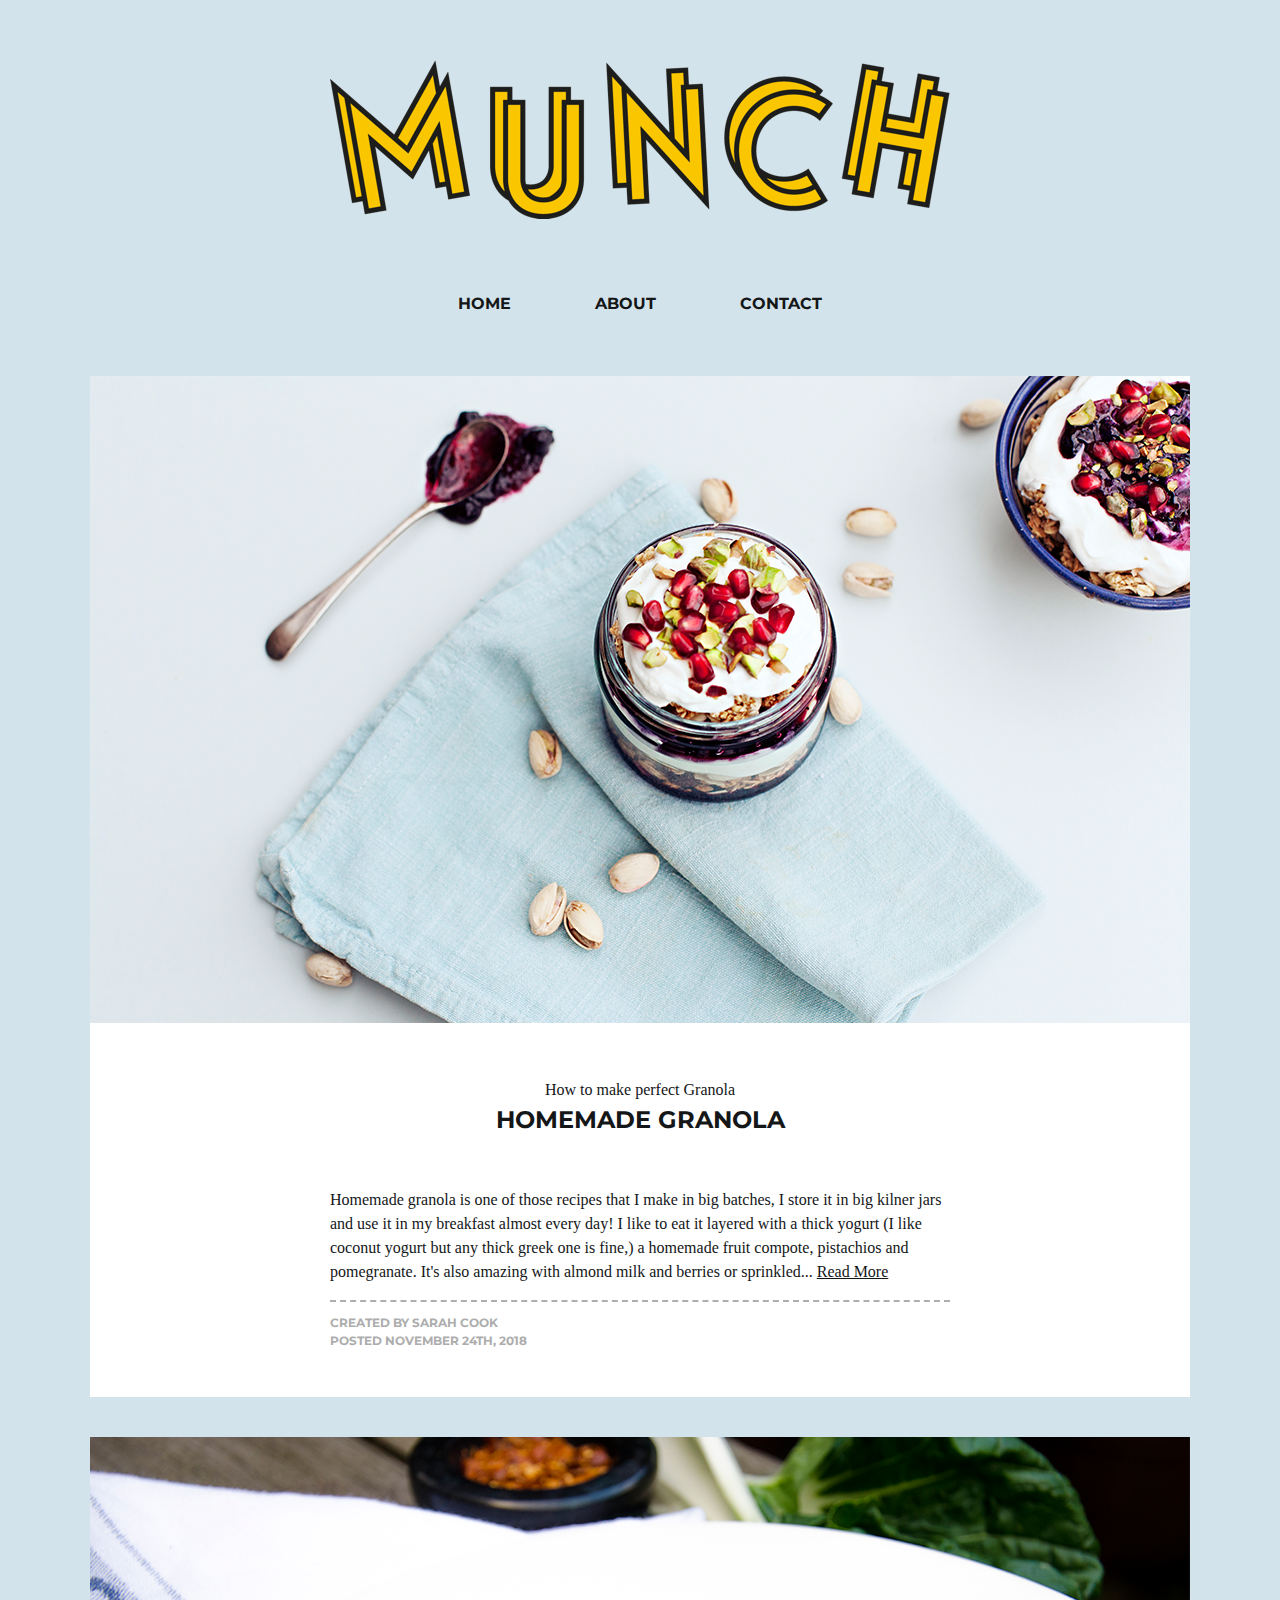
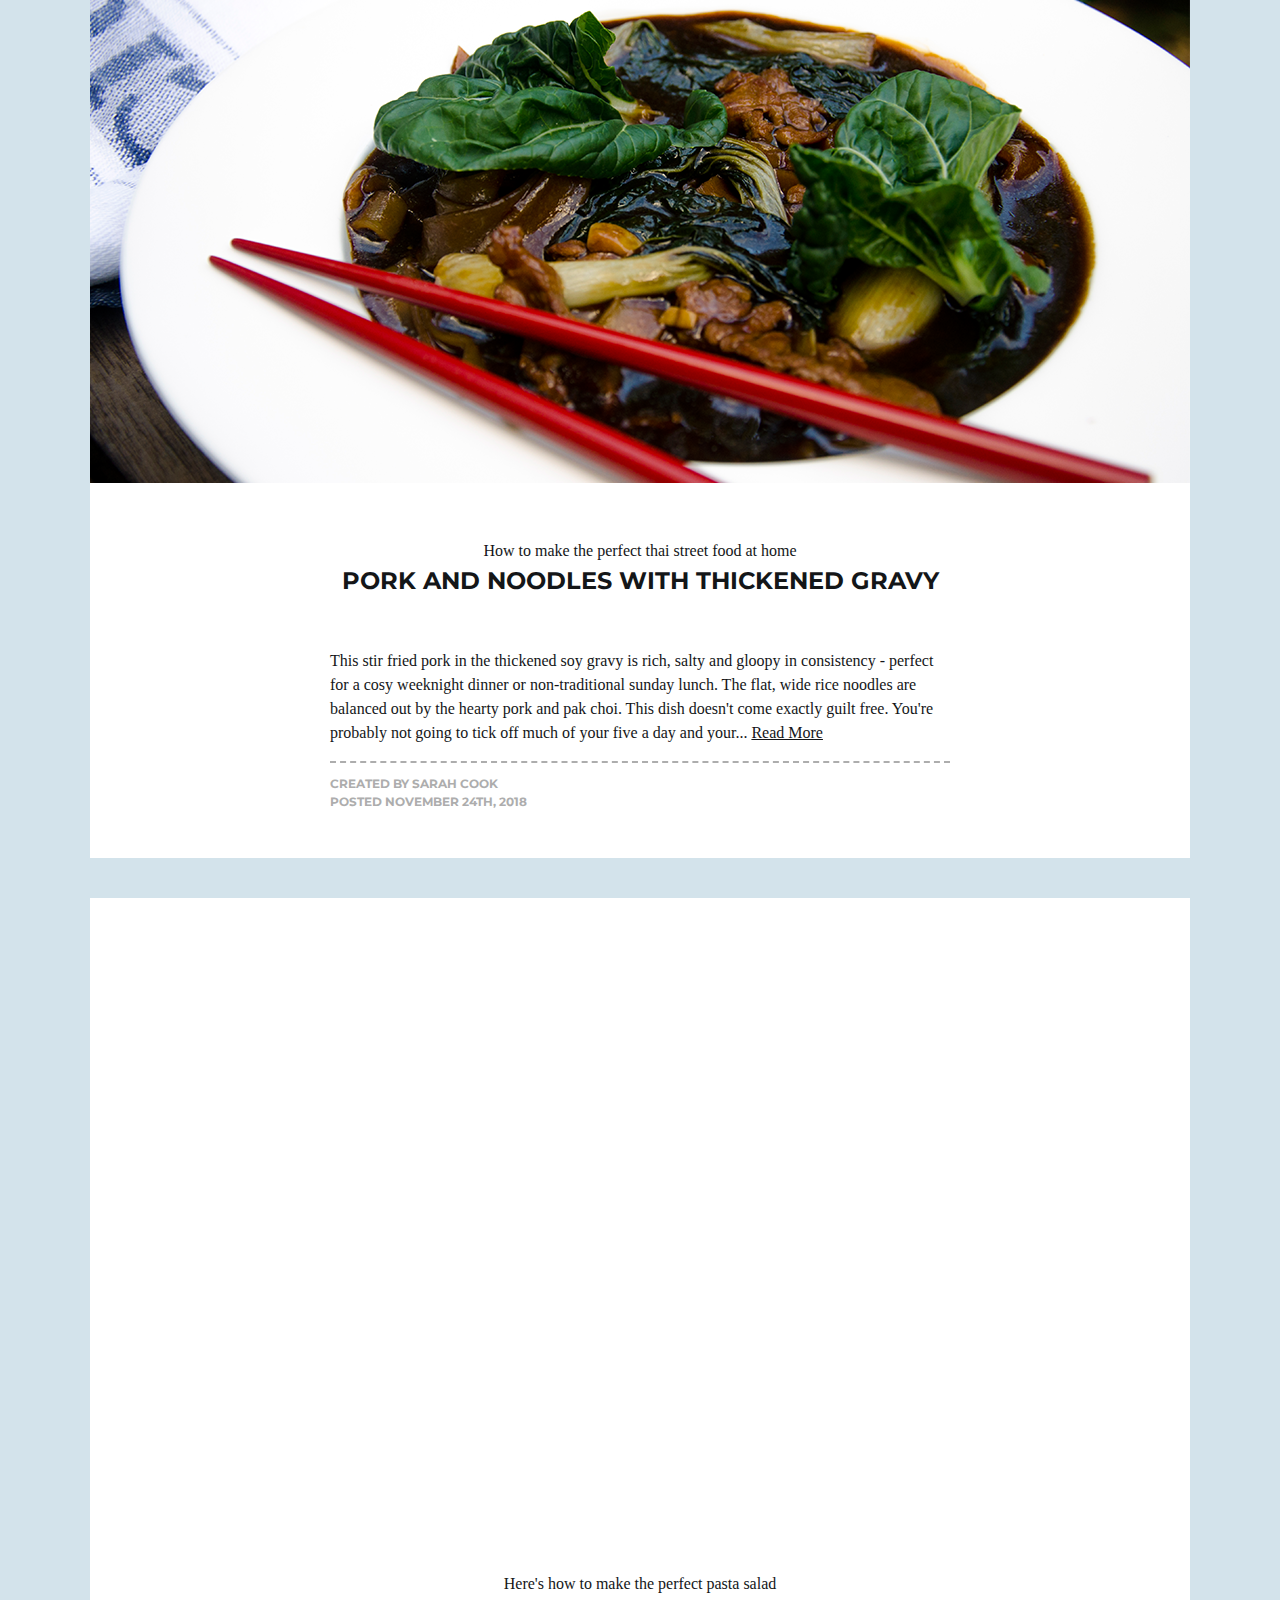
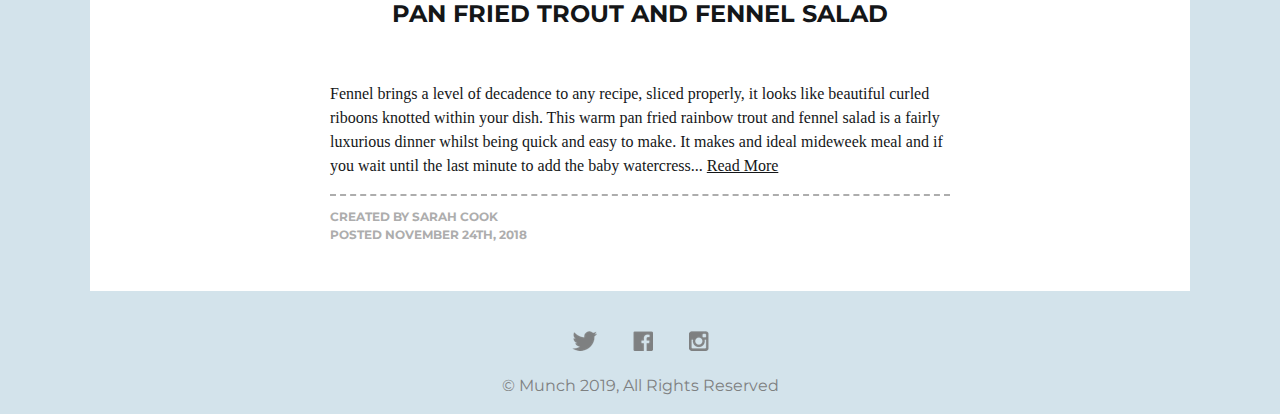
<file: index.html>
<!doctype html>
<html>
<!-- CTRL and / for code comments -->
<!-- Head tag contains page setup information -->

<head>
  <!-- Title tag sets the name in Tabs and in searches on Google -->
  <title>Munch</title>
  <!-- The meta description tag is for Google searches -->
  <meta name="description" content="A food blog with rustic recipes from around the world." />
  <!-- The meta viewpoint tag sets the width of the page to match the device it is being viewed from -->
  <meta name="viewport" content="width=device-width" />
  <meta charset="utf-8" />
  <!-- Stylesheets -->
  <link rel="stylesheet" href="css/style.css" />
</head>
<!-- The body tag contains the page contents -->

<body>
  <header>
    <h1><img src="images/logo.png" alt="Munch Blog Logo" /></h1>
    <nav>
      <a href="index.html">Home</a>
      <a href="about.html">About</a>
      <a href="contact.html">Contact</a>
    </nav>
  </header>

  <section>
    <img src="images/granola.png" alt="homemade granola" />
    <div class="post-content">
      <h2>How to make perfect Granola</h2>
      <h3>HOMEMADE GRANOLA</h3>
      <p>
        Homemade granola is one of those recipes that I make in big batches, I store it in big kilner jars and use it in my breakfast almost every day! I like to eat it layered with a thick yogurt (I like coconut yogurt but any thick greek one is
        fine,) a homemade fruit compote, pistachios and pomegranate. It's also amazing with almond milk and berries or sprinkled... <a href="#">Read More</a>
      </p>

      <div class="post-details">
        <p>
          Created by Sarah Cook<br>Posted November 24th, 2018
        </p>
      </div>
    </div>
  </section>

  <section>
    <img src="images/pork.png" alt="pork noodles" />
    <div class="post-content">
      <h2>How to make the perfect thai street food at home</h2>
      <h3>PORK AND NOODLES WITH THICKENED GRAVY</h3>
      <p>
        This stir fried pork in the thickened soy gravy is rich, salty and gloopy in consistency - perfect for a cosy weeknight dinner or non-traditional sunday lunch. The flat, wide rice noodles are balanced out by the hearty pork and pak choi. This
        dish doesn't come exactly guilt free. You're probably not going to tick off much of your five a day and your... <a href="#">Read More</a>
      </p>
      <div class="post-details">
        <p>
          Created by Sarah Cook<br>Posted November 24th, 2018
        </p>
      </div>
    </div>
  </section>

  <section>
    <iframe width="1100" height="619" src="https://www.youtube.com/embed/ohvNeEBr7mw" frameborder="0" allow="accelerometer; autoplay; encrypted-media; gyroscope; picture-in-picture" allowfullscreen></iframe>
    <div class="post-content">
      <h2>Here's how to make the perfect pasta salad</h2>
      <h3>PAN FRIED TROUT AND FENNEL SALAD</h3>
      <p>
        Fennel brings a level of decadence to any recipe, sliced properly, it looks like beautiful curled riboons knotted within your dish. This warm pan fried rainbow trout and fennel salad is a fairly luxurious dinner whilst being quick and easy to
        make. It makes and ideal mideweek meal and if you wait until the last minute to add the baby watercress... <a href="#">Read More</a>
      </p>

      <div class="post-details">
        <p>
          Created by Sarah Cook<br>Posted November 24th, 2018
        </p>
      </div>
    </div>
  </section>
  <footer>
    <div>
      <a href="#">
        <img src="images/twitter.png" alt="Twitter logo" />
      </a>
      <a href="#">
        <img src="images/facebook.png" alt="Facebook logo" />
      </a>
      <a href="#">
        <img src="images/instagram.png" alt="Instagram logo" />
      </a>
    </div>
    <p>
      &copy; Munch 2019, All Rights Reserved
    </p>
  </footer>
</body>

</html>
</file>
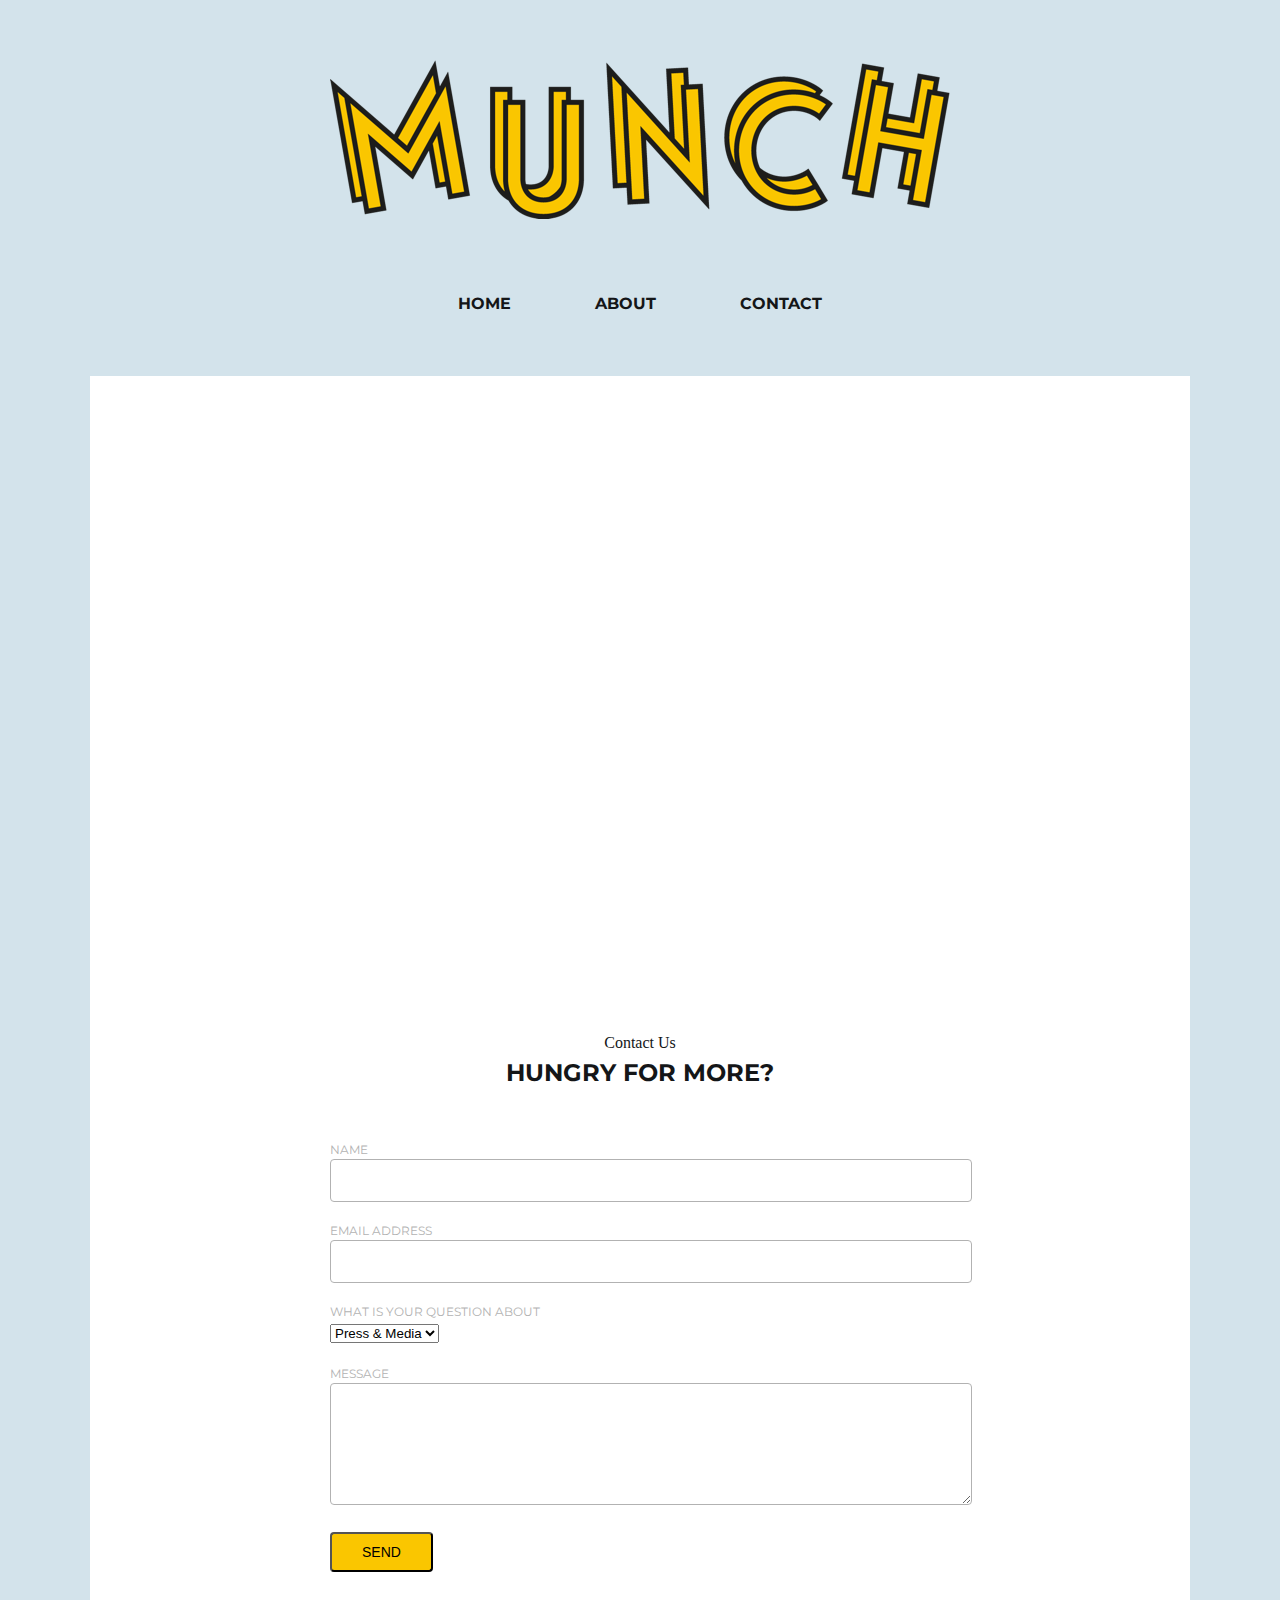
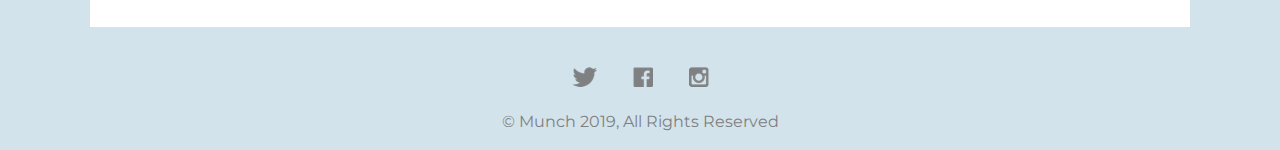
<file: contact.html>
<!doctype html>
<html>
<!-- CTRL and / for code comments -->
<!-- Head tag contains page setup information -->

<head>
  <!-- Title tag sets the name in Tabs and in searches on Google -->
  <title>Contact Munch</title>
  <!-- The meta description tag is for Google searches -->
  <meta name="description" content="A food blog with rustic recipes from around the world." />
  <!-- The meta viewpoint tag sets the width of the page to match the device it is being viewed from -->
  <meta name="viewport" content="width=device-width" />
  <meta charset="utf-8" />
  <!-- Stylesheets -->
  <link rel="stylesheet" href="css/style.css" />
</head>
<!-- The body tag contains the page contents -->

<body>
  <header>
    <h1><img src="images/logo.png" alt="Munch Blog Logo" /></h1>
    <nav>
      <a href="index.html">Home</a>
      <a href="about.html">About</a>
      <a href="contact.html">Contact</a>
    </nav>
  </header>

  <section>
    <iframe
      src="https://www.google.com/maps/embed?pb=!1m18!1m12!1m3!1d2482.7248200542285!2d-0.02683798476426676!3d51.5182643177306!2m3!1f0!2f0!3f0!3m2!1i1024!2i768!4f13.1!3m3!1m2!1s0x48761d3599d9053d%3A0xfdf5bb190a7492f3!2sThe+Prince&#39;s+Trust+Morgan+Stanley+Centre!5e0!3m2!1sen!2suk!4v1553608861230"
      width="1100" height="600" frameborder="0" style="border:0" allowfullscreen></iframe>
    <div class="post-content">
      <h2>Contact Us</h2>
      <h3>Hungry For More?</h3>

      <form>
        <div>
          <label>Name</label>
          <input type="text" />
        </div>

        <div>
          <label>Email Address</label>
          <input type="email" />
        </div>

        <div>
          <label>What Is Your Question About</label>
          <select>
            <option>Press & Media</option>
            <option>Catering</option>
            <option>Supper Club</option>
            <option>Other</option>
          </select>
        </div>

        <div>
          <label>Message</label>
          <textarea></textarea>
        </div>

        <div>
          <input type="submit" value="Send" />
        </div>
      </form>

    </div>
  </section>
  <footer>
    <div>
      <a href="#">
        <img src="images/twitter.png" alt="Twitter logo" />
      </a>
      <a href="#">
        <img src="images/facebook.png" alt="Facebook logo" />
      </a>
      <a href="#">
        <img src="images/instagram.png" alt="Instagram logo" />
      </a>
    </div>
    <p>
      &copy; Munch 2019, All Rights Reserved
    </p>
  </footer>
</body>

</html>
</file>
<file: css/style.css>
@import url('https://fonts.googleapis.com/css?family=Montserrat:400,700');

body {
  background-color: #d3e3eb;
  color: #141618;
  line-height: 1.5;
  font-size: 16px;
  /* Set column width */
  width: 1100px;
  /* To set everything into the center with a space on either side, it takes four values, top right, bottom and left */
  margin: 0 auto 0 auto;
  font-family: "Georgia", "Times New Roman", serif;
}

header {
  text-align: center;
  margin: 60px 0;
}

nav {
  margin: 60px 0 0 0;
}

nav a {
  /* Apply styles to links in Nav */
  font-family: 'Montserrat', sans-serif;
  font-weight: 700;
  color: #141618;
  /* Remove underlines from links */
  text-decoration: none;
  /* Set to uppercase */
  text-transform: uppercase;
  padding: 0 40px 0 40px;
}

nav a:hover {
  color: #fac600;
}

section {
  background-color: #ffffff;
  margin: 0 0 40px 0;
}

h2 {
  font-size: 16px;
  font-weight: 400;
  text-align: center;
  margin-bottom: 0;
}

h3 {
  font-family: 'Montserrat', sans-serif;
  font-weight: 700;
  text-transform: uppercase;
  font-size: 24px;
  text-align: center;
  margin-top: 0;
  margin-bottom: 50px;
}

div.post-content {
  padding: 35px 240px 35px 240px;
}

div.post-content a {
  color: #141618;
}

div.post-content a:hover {
  color: #fac600;
}

div.post-details {
  font-family: 'Montserrat', sans-serif;
  text-transform: uppercase;
  font-size: 12px;
  font-weight: 700;
  color: #ADADAD;
  border-top: 2px dashed #ADADAD;
}

footer {
  text-align: center;
  font-family: 'Montserrat', sans-serif;
  color: #7e8081;
}

footer a {
  padding: 0 16px;
  text-decoration: none;
}

/* Contact Page Styles Below */
form div {
  margin-bottom: 20px;
}

label {
  display: block;
  font-family: 'Montserrat', sans-serif;
  text-transform: uppercase;
  font-size: 12px;
  color: #b2b2b2;
}

input[type="email"], input[type="text"], textarea {
  width: 100%;
  border: 1px solid #b2b2b2;
  border-radius: 4px;
  padding: 10px;
  font-family: "Georgia", "Times New Roman", serif;
  font-size: 18px;
  outline: none;
}

textarea {
  resize: vertical;
  height: 100px;
}

input[type="submit"] {
  background-color: #fac600;
  padding: 10px 30px;
  font-size: 14px;
  text-transform: uppercase;
  border-radius: 4px;
  cursor: pointer;
}

/* Mobile Styles */
@media screen and (max-width: 1140px) {
  body {
    margin: 0 20px;
    width: auto;
  }

  img, iframe {
    max-width: 100%;
  }

  div.post-content {
    padding: 35px;
  }

  header {
    margin: 30px 0;
  }

  nav a {
    display: block;
    padding: 10px;
  }

  nav a:hover {
    background-color: white;
  }
}
</file>
